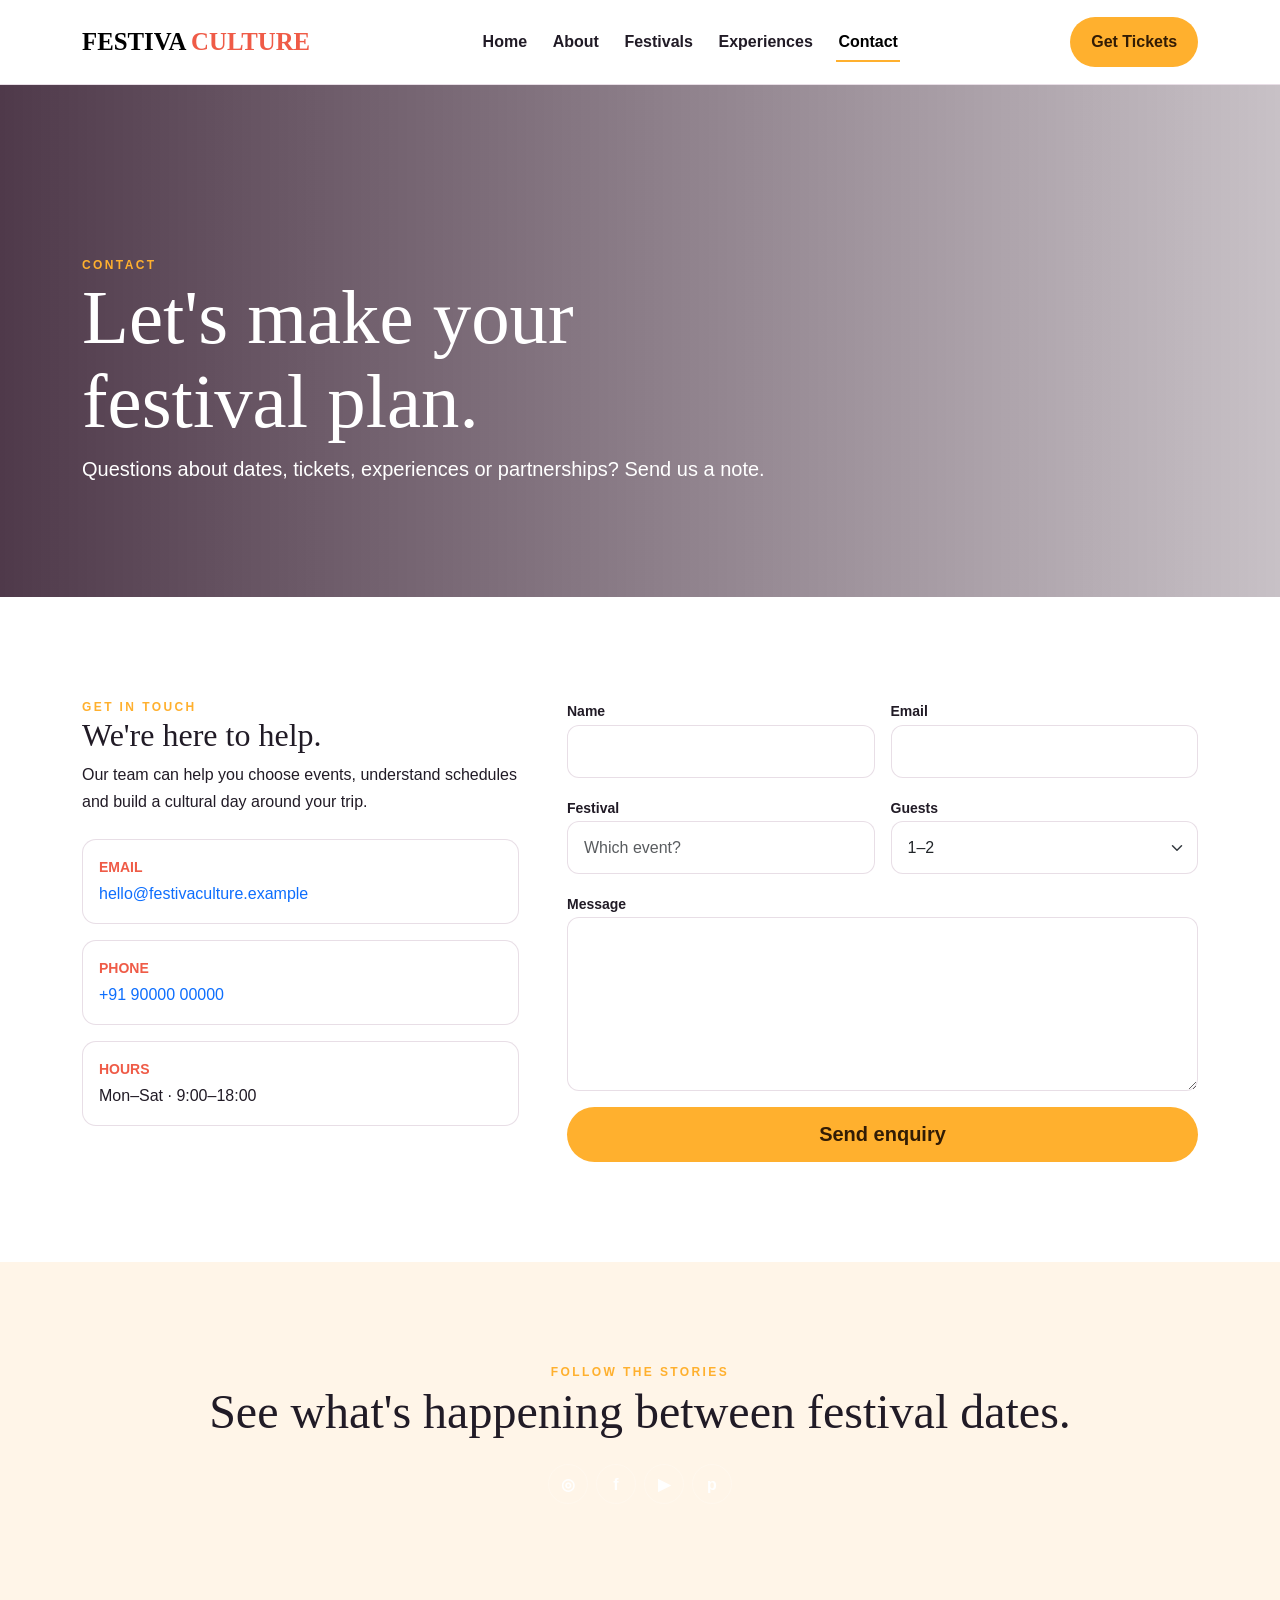
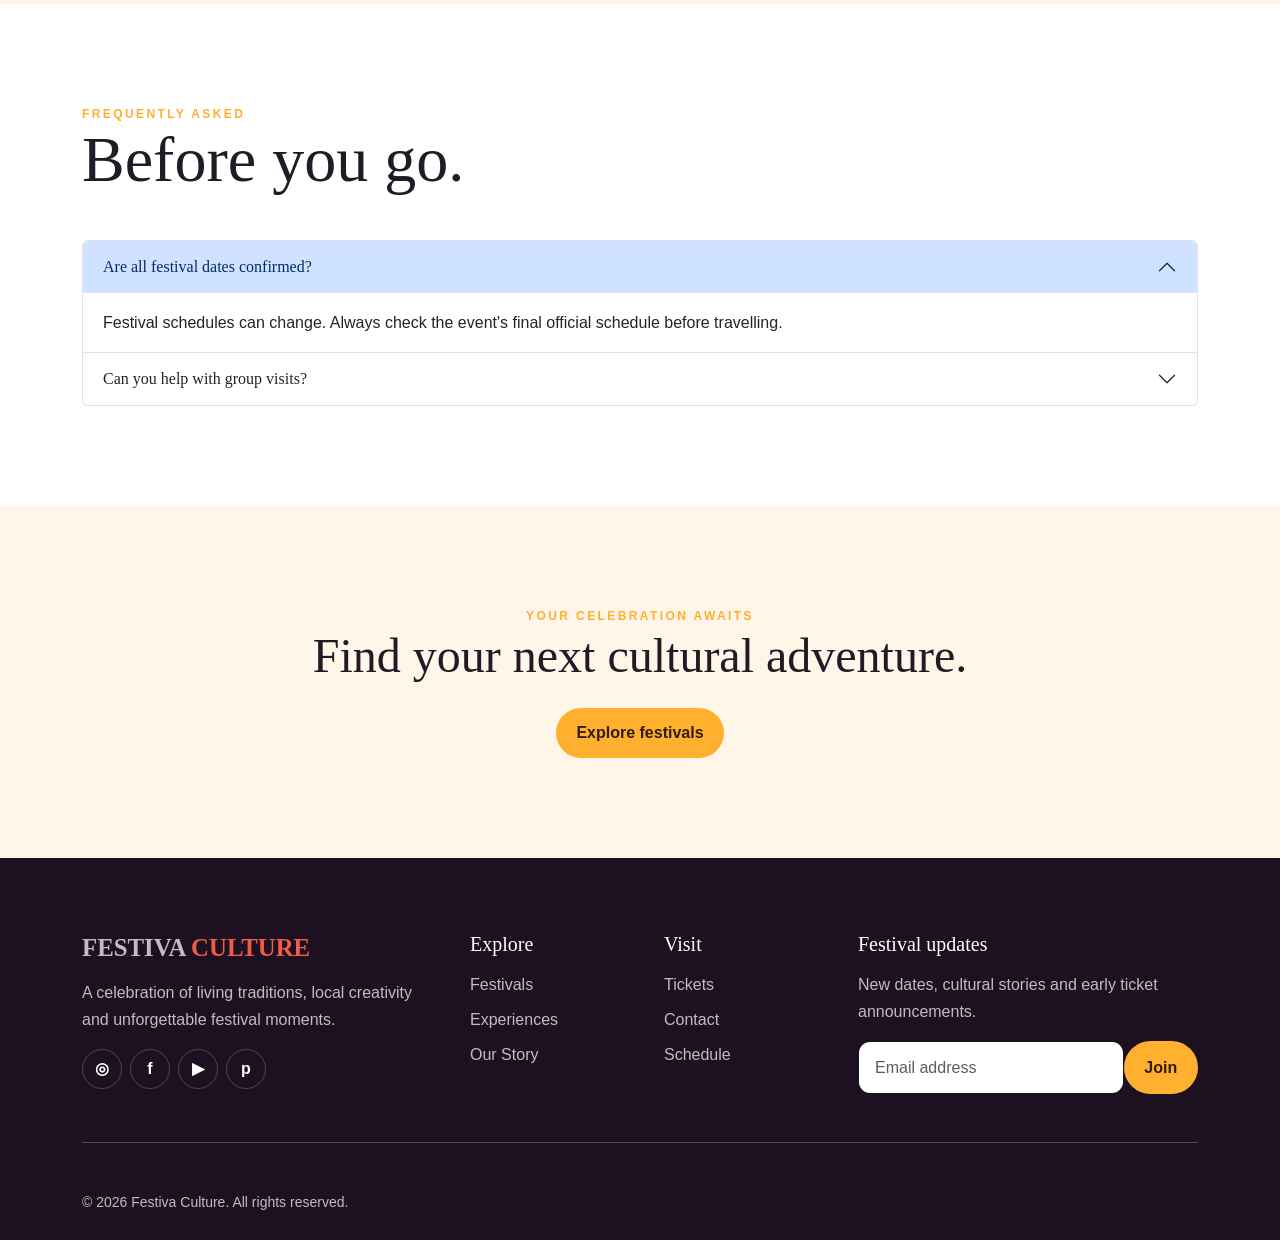
<file: contact.html>
<!doctype html><html lang="en"><head><meta charset="utf-8"><meta name="viewport" content="width=device-width,initial-scale=1"><title>Contact Festiva Culture | Festiva Culture</title><meta name="description" content="Festiva Culture — festivals, cultural events, traditions, experiences and tickets."><meta name="keywords" content="festivals,cultural events,traditional festivals,events,tickets,culture"><link rel="icon" href="assets/images/favicon.svg"><link href="https://cdn.jsdelivr.net/npm/bootstrap@5.3.3/dist/css/bootstrap.min.css" rel="stylesheet"><link href="assets/css/style.css" rel="stylesheet"></head><body><nav class="navbar navbar-expand-lg sticky-top"><div class="container py-2">
<a class="navbar-brand" href="index.html">FESTIVA<span> CULTURE</span></a>
<button class="navbar-toggler" type="button" data-bs-toggle="collapse" data-bs-target="#nav"><span class="navbar-toggler-icon"></span></button>
<div class="collapse navbar-collapse justify-content-center" id="nav"><ul class="navbar-nav mx-auto align-items-lg-center">
<li class="nav-item"><a class="nav-link" href="index.html">Home</a></li>
<li class="nav-item"><a class="nav-link" href="about.html">About</a></li>
<li class="nav-item"><a class="nav-link" href="festivals.html">Festivals</a></li>
<li class="nav-item"><a class="nav-link" href="experiences.html">Experiences</a></li>
<li class="nav-item"><a class="nav-link" href="contact.html">Contact</a></li>
</ul><a class="btn btn-festival ms-lg-3 mt-3 mt-lg-0" href="tickets.html">Get Tickets</a></div></div></nav>
<section class="page-hero"><div class="container"><div class="eyebrow">Contact</div><h1>Let's make your<br>festival plan.</h1><p class="lead">Questions about dates, tickets, experiences or partnerships? Send us a note.</p></div></section>
<section class="section"><div class="container"><div class="row g-5"><div class="col-lg-5"><div class="eyebrow">Get in touch</div><h2>We're here to help.</h2><p>Our team can help you choose events, understand schedules and build a cultural day around your trip.</p><div class="d-grid gap-3 mt-4"><div class="contact-detail"><div class="small fw-bold text-uppercase" style="color:var(--accent)">Email</div><a href="mailto:hello@festivaculture.example">hello@festivaculture.example</a></div><div class="contact-detail"><div class="small fw-bold text-uppercase" style="color:var(--accent)">Phone</div><a href="tel:+919000000000">+91 90000 00000</a></div><div class="contact-detail"><div class="small fw-bold text-uppercase" style="color:var(--accent)">Hours</div><span>Mon–Sat · 9:00–18:00</span></div></div></div><div class="col-lg-7"><form class="row g-3 contact-form"><div class="col-md-6"><label class="small fw-bold">Name</label><input class="form-control" required></div><div class="col-md-6"><label class="small fw-bold">Email</label><input type="email" class="form-control" required></div><div class="col-md-6"><label class="small fw-bold">Festival</label><input class="form-control" placeholder="Which event?"></div><div class="col-md-6"><label class="small fw-bold">Guests</label><select class="form-select"><option>1–2</option><option>3–5</option><option>6+</option></select></div><div class="col-12"><label class="small fw-bold">Message</label><textarea class="form-control" rows="6"></textarea></div><div class="col-12"><button class="btn btn-festival btn-lg" type="submit">Send enquiry</button></div></form></div></div></div></section>
<section class="section section-cream"><div class="container text-center"><div class="eyebrow">Follow the stories</div><h2 class="display-5">See what's happening between festival dates.</h2><div class="contact-social d-flex justify-content-center gap-2 mt-4"><a href="#" aria-label="Instagram">◎</a><a href="#" aria-label="Facebook">f</a><a href="#" aria-label="YouTube">▶</a><a href="#" aria-label="Pinterest">p</a></div></div></section>
<section class="section"><div class="container"><div class="section-title"><div class="eyebrow">Frequently asked</div><h2>Before you go.</h2></div><div class="accordion" id="faq"><div class="accordion-item"><h2 class="accordion-header"><button class="accordion-button" data-bs-toggle="collapse" data-bs-target="#f1">Are all festival dates confirmed?</button></h2><div id="f1" class="accordion-collapse collapse show" data-bs-parent="#faq"><div class="accordion-body">Festival schedules can change. Always check the event's final official schedule before travelling.</div></div></div><div class="accordion-item"><h2 class="accordion-header"><button class="accordion-button collapsed" data-bs-toggle="collapse" data-bs-target="#f2">Can you help with group visits?</button></h2><div id="f2" class="accordion-collapse collapse" data-bs-parent="#faq"><div class="accordion-body">Yes. Send your group size and preferred festival and we'll help with planning information.</div></div></div></div></div></section>
<section class="section section-cream"><div class="container text-center"><div class="eyebrow">Your celebration awaits</div><h2 class="display-5">Find your next cultural adventure.</h2><a href="festivals.html" class="btn btn-festival mt-3">Explore festivals</a></div></section>
<footer class="footer"><div class="container"><div class="row g-5">
<div class="col-lg-4"><div class="brand h4"><a class="navbar-brand p-0" href="index.html">FESTIVA<span> CULTURE</span></a></div><p class="mt-3">A celebration of living traditions, local creativity and unforgettable festival moments.</p><div class="d-flex gap-2 mt-3 social-links"><a href="#" aria-label="Instagram">◎</a><a href="#" aria-label="Facebook">f</a><a href="#" aria-label="YouTube">▶</a><a href="#" aria-label="Pinterest">p</a></div></div>
<div class="col-6 col-lg-2"><h5>Explore</h5><div class="d-grid gap-2 mt-3"><a href="festivals.html">Festivals</a><a href="experiences.html">Experiences</a><a href="about.html">Our Story</a></div></div>
<div class="col-6 col-lg-2"><h5>Visit</h5><div class="d-grid gap-2 mt-3"><a href="tickets.html">Tickets</a><a href="contact.html">Contact</a><a href="festivals.html">Schedule</a></div></div>
<div class="col-lg-4"><h5>Festival updates</h5><p class="mt-3">New dates, cultural stories and early ticket announcements.</p><form class="d-flex"><input class="form-control" placeholder="Email address"><button class="btn btn-festival">Join</button></form></div>
</div><hr class="my-5 border-light opacity-25"><div class="small">© <span data-year></span> Festiva Culture. All rights reserved.</div></div></footer><a class="back-top" href="#">↑</a><script src="https://cdn.jsdelivr.net/npm/bootstrap@5.3.3/dist/js/bootstrap.bundle.min.js"></script><script src="assets/js/main.js"></script></body></html>
</file>
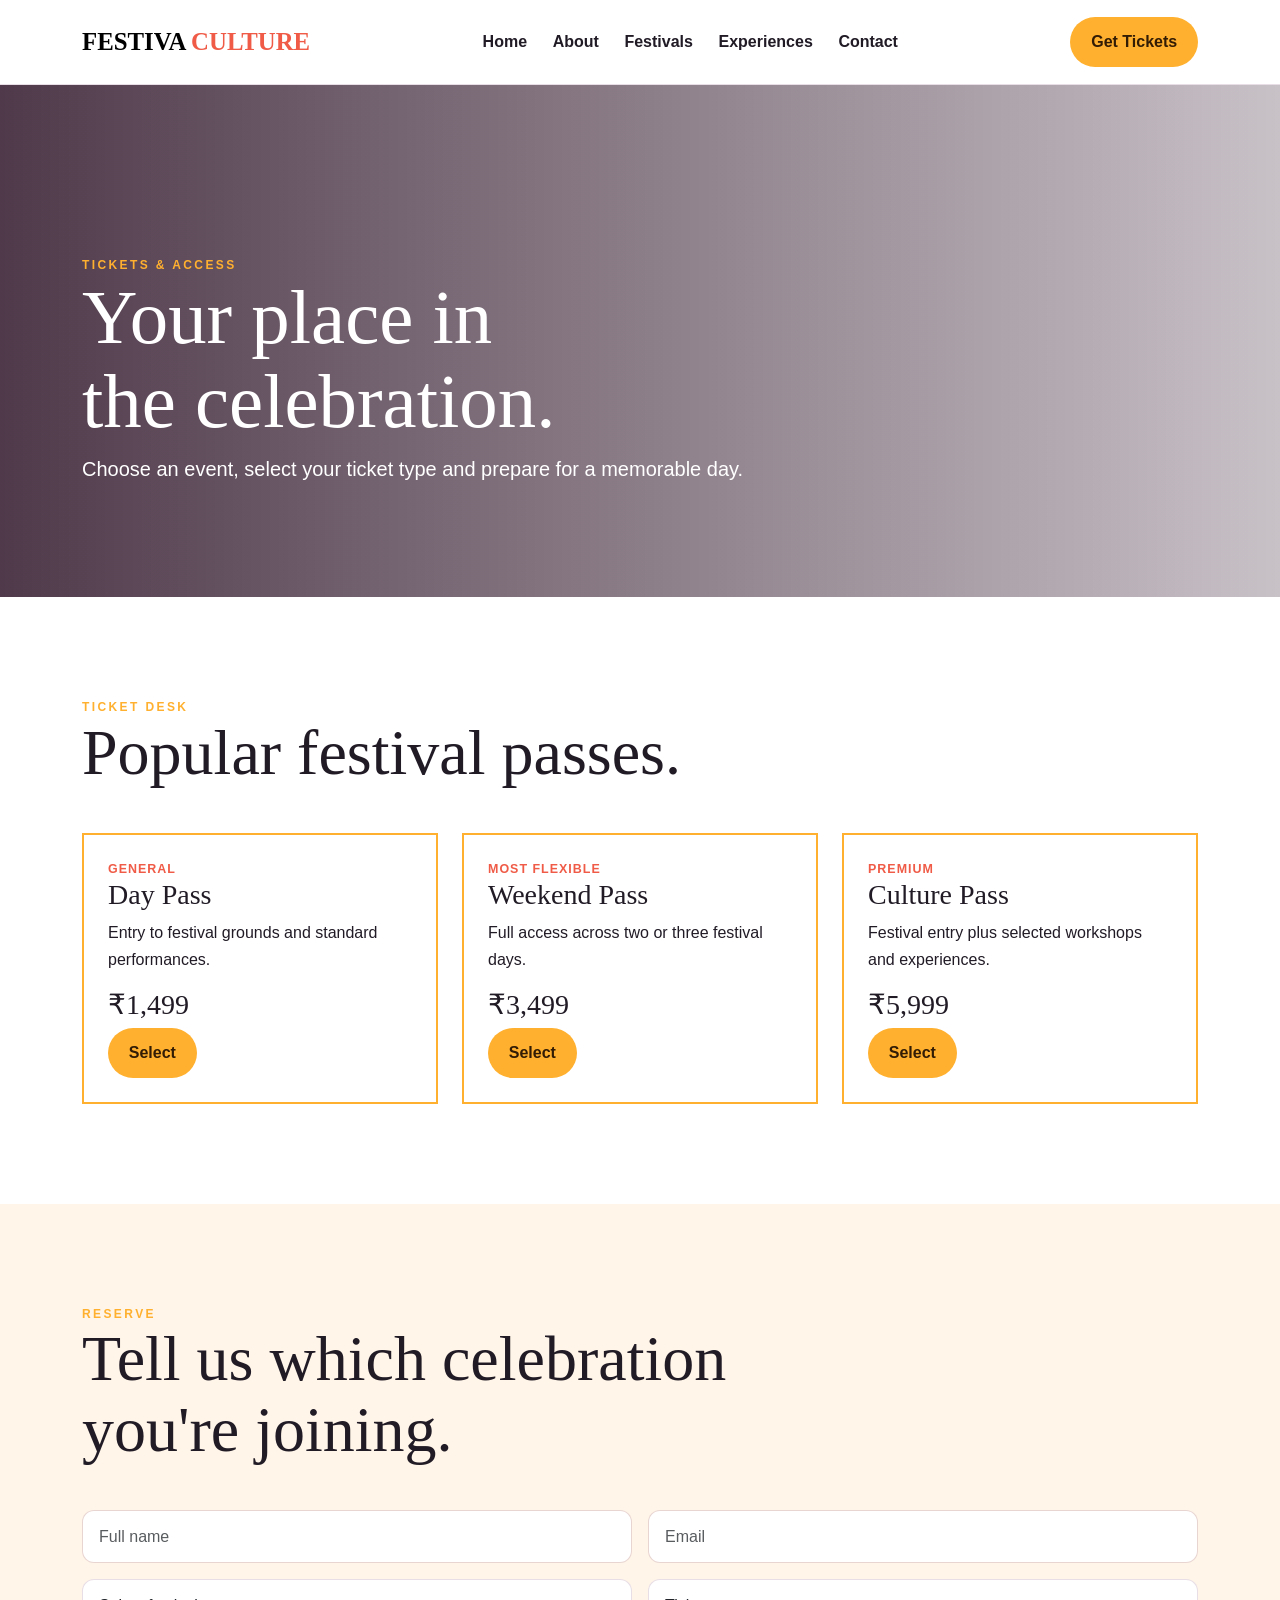
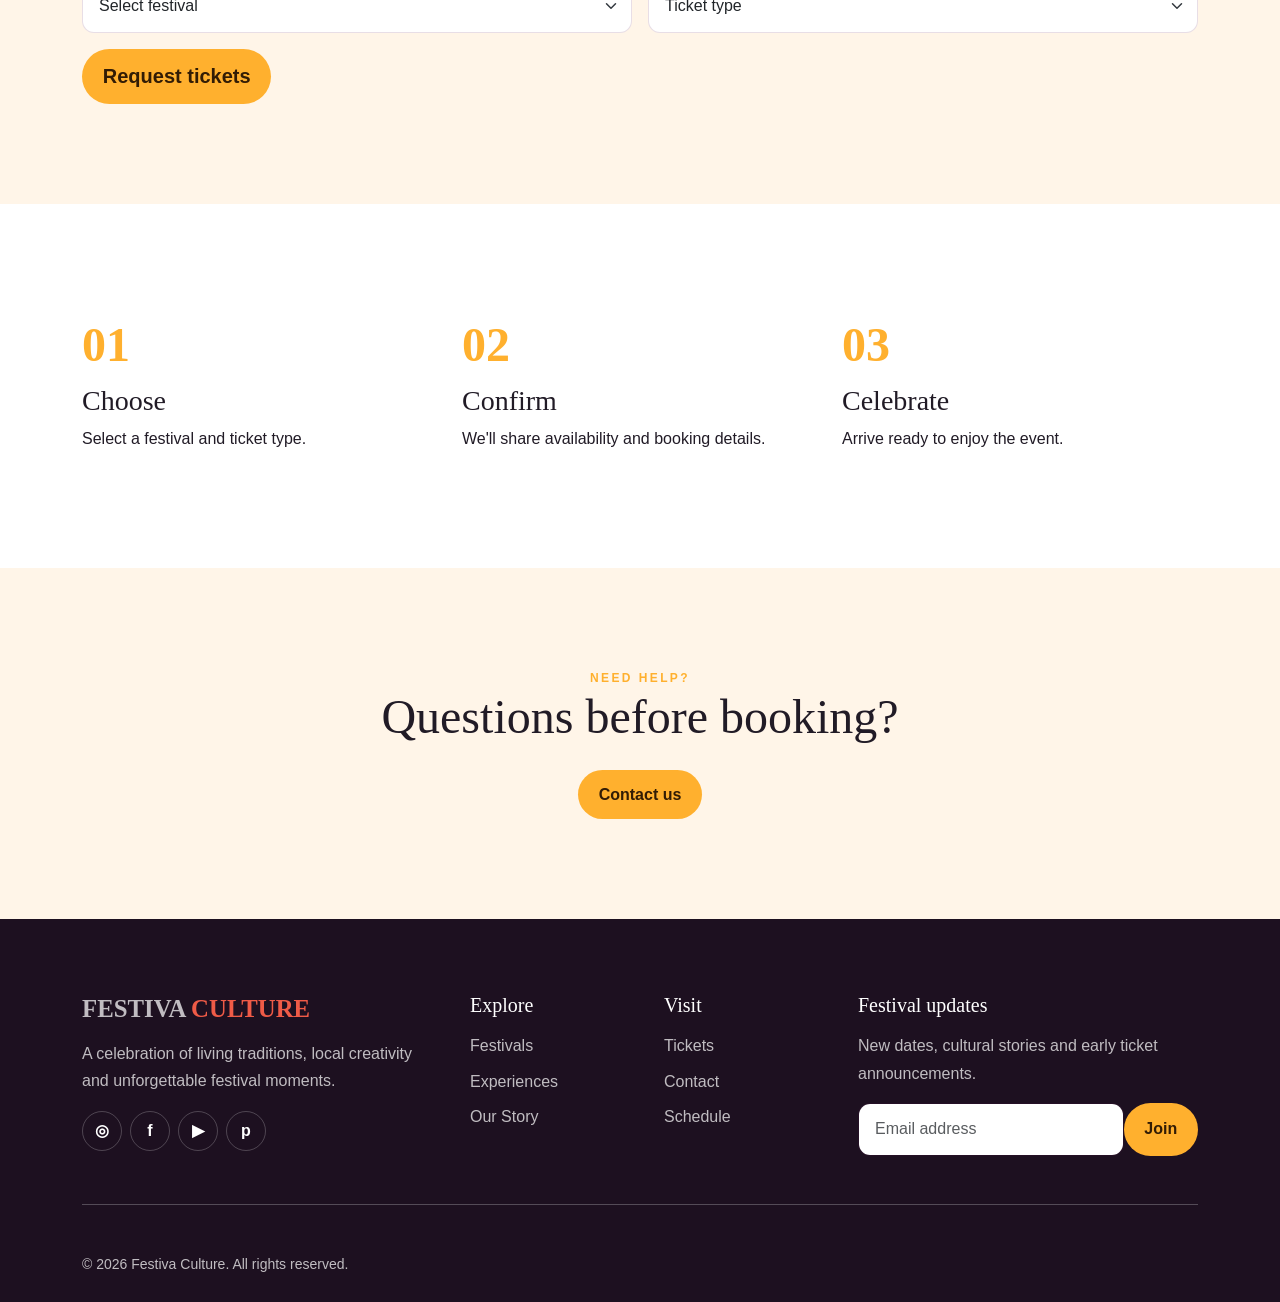
<file: tickets.html>
<!doctype html><html lang="en"><head><meta charset="utf-8"><meta name="viewport" content="width=device-width,initial-scale=1"><title>Festival Tickets | Festiva Culture</title><meta name="description" content="Festiva Culture — festivals, cultural events, traditions, experiences and tickets."><meta name="keywords" content="festivals,cultural events,traditional festivals,events,tickets,culture"><link rel="icon" href="assets/images/favicon.svg"><link href="https://cdn.jsdelivr.net/npm/bootstrap@5.3.3/dist/css/bootstrap.min.css" rel="stylesheet"><link href="assets/css/style.css" rel="stylesheet"></head><body><nav class="navbar navbar-expand-lg sticky-top"><div class="container py-2">
<a class="navbar-brand" href="index.html">FESTIVA<span> CULTURE</span></a>
<button class="navbar-toggler" type="button" data-bs-toggle="collapse" data-bs-target="#nav"><span class="navbar-toggler-icon"></span></button>
<div class="collapse navbar-collapse justify-content-center" id="nav"><ul class="navbar-nav mx-auto align-items-lg-center">
<li class="nav-item"><a class="nav-link" href="index.html">Home</a></li>
<li class="nav-item"><a class="nav-link" href="about.html">About</a></li>
<li class="nav-item"><a class="nav-link" href="festivals.html">Festivals</a></li>
<li class="nav-item"><a class="nav-link" href="experiences.html">Experiences</a></li>
<li class="nav-item"><a class="nav-link" href="contact.html">Contact</a></li>
</ul><a class="btn btn-festival ms-lg-3 mt-3 mt-lg-0" href="tickets.html">Get Tickets</a></div></div></nav>
<section class="page-hero"><div class="container"><div class="eyebrow">Tickets & access</div><h1>Your place in<br>the celebration.</h1><p class="lead">Choose an event, select your ticket type and prepare for a memorable day.</p></div></section>
<section class="section"><div class="container"><div class="section-title"><div class="eyebrow">Ticket desk</div><h2>Popular festival passes.</h2></div><div class="row g-4"><div class="col-md-4"><div class="ticket-box"><div class="event-date">General</div><h3>Day Pass</h3><p>Entry to festival grounds and standard performances.</p><h3>₹1,499</h3><a href="#reserve" class="btn btn-festival">Select</a></div></div><div class="col-md-4"><div class="ticket-box"><div class="event-date">Most flexible</div><h3>Weekend Pass</h3><p>Full access across two or three festival days.</p><h3>₹3,499</h3><a href="#reserve" class="btn btn-festival">Select</a></div></div><div class="col-md-4"><div class="ticket-box"><div class="event-date">Premium</div><h3>Culture Pass</h3><p>Festival entry plus selected workshops and experiences.</p><h3>₹5,999</h3><a href="#reserve" class="btn btn-festival">Select</a></div></div></div></div></section>
<section class="section section-cream" id="reserve"><div class="container"><div class="section-title"><div class="eyebrow">Reserve</div><h2>Tell us which celebration you're joining.</h2></div><form class="row g-3"><div class="col-md-6"><input class="form-control" placeholder="Full name" required></div><div class="col-md-6"><input type="email" class="form-control" placeholder="Email" required></div><div class="col-md-6"><select class="form-select"><option>Select festival</option><option>Autumn Folk Festival</option><option>Diwali Lights</option><option>Coastal Heritage Week</option><option>Winter Music Carnival</option></select></div><div class="col-md-6"><select class="form-select"><option>Ticket type</option><option>Day Pass</option><option>Weekend Pass</option><option>Culture Pass</option></select></div><div class="col-12"><button class="btn btn-festival btn-lg" type="submit">Request tickets</button></div></form></div></section>
<section class="section"><div class="container"><div class="row g-4"><div class="col-md-4"><div class="number">01</div><h3>Choose</h3><p>Select a festival and ticket type.</p></div><div class="col-md-4"><div class="number">02</div><h3>Confirm</h3><p>We'll share availability and booking details.</p></div><div class="col-md-4"><div class="number">03</div><h3>Celebrate</h3><p>Arrive ready to enjoy the event.</p></div></div></div></section>
<section class="section section-cream"><div class="container text-center"><div class="eyebrow">Need help?</div><h2 class="display-5">Questions before booking?</h2><a href="contact.html" class="btn btn-festival mt-3">Contact us</a></div></section>
<footer class="footer"><div class="container"><div class="row g-5">
<div class="col-lg-4"><div class="brand h4"><a class="navbar-brand p-0" href="index.html">FESTIVA<span> CULTURE</span></a></div><p class="mt-3">A celebration of living traditions, local creativity and unforgettable festival moments.</p><div class="d-flex gap-2 mt-3 social-links"><a href="#" aria-label="Instagram">◎</a><a href="#" aria-label="Facebook">f</a><a href="#" aria-label="YouTube">▶</a><a href="#" aria-label="Pinterest">p</a></div></div>
<div class="col-6 col-lg-2"><h5>Explore</h5><div class="d-grid gap-2 mt-3"><a href="festivals.html">Festivals</a><a href="experiences.html">Experiences</a><a href="about.html">Our Story</a></div></div>
<div class="col-6 col-lg-2"><h5>Visit</h5><div class="d-grid gap-2 mt-3"><a href="tickets.html">Tickets</a><a href="contact.html">Contact</a><a href="festivals.html">Schedule</a></div></div>
<div class="col-lg-4"><h5>Festival updates</h5><p class="mt-3">New dates, cultural stories and early ticket announcements.</p><form class="d-flex"><input class="form-control" placeholder="Email address"><button class="btn btn-festival">Join</button></form></div>
</div><hr class="my-5 border-light opacity-25"><div class="small">© <span data-year></span> Festiva Culture. All rights reserved.</div></div></footer><a class="back-top" href="#">↑</a><script src="https://cdn.jsdelivr.net/npm/bootstrap@5.3.3/dist/js/bootstrap.bundle.min.js"></script><script src="assets/js/main.js"></script></body></html>
</file>
<file: assets/css/style.css>
:root {
  --primary: #5b174f;
  --secondary: #ffb02e;
  --accent: #ef5b47;
  --cream: #fff5e8;
  --ink: #211b26;
  --muted: #716875;
  --white: #fff;
  --border: rgba(91, 23, 79, .14);
}

* {
  box-sizing: border-box
}

html {
  scroll-behavior: smooth
}

body {
  margin: 0;
  color: var(--ink);
  font-family: Arial, Helvetica, sans-serif;
  line-height: 1.7;
  background: #fff
}

h1,
h2,
h3,
h4,
h5 {
  font-family: Georgia, "Times New Roman", serif;
  line-height: 1.1
}

a {
  text-decoration: none
}

.navbar {
  background: rgba(255, 255, 255, .97);
  backdrop-filter: blur(12px);
  border-bottom: 1px solid var(--border)
}

.navbar-brand {
  font-family: Georgia, serif;
  font-size: 1.55rem;
  font-weight: 800;
  color: #000
}

.navbar-brand span {
  color: var(--accent)
}

.nav-link {
  font-weight: 700;
  color: var(--ink);
  position: relative;
  margin: 0 .3rem
}

.nav-link:hover,
.nav-link.active {
  color: var(--primary)
}

.nav-link.active:after {
  content: "";
  position: absolute;
  left: .35rem;
  right: .35rem;
  bottom: .1rem;
  height: 2px;
  background: var(--secondary)
}

.btn-festival {
  background: var(--secondary);
  border: 0;
  color: #321c05;
  font-weight: 800;
  padding: .8rem 1.3rem;
  border-radius: 999px
}

.btn-festival:hover {
  background: var(--accent);
  color: #fff
}

.btn-darkfest {
  background: var(--primary);
  color: #fff;
  border: 0;
  border-radius: 999px;
  padding: .8rem 1.3rem;
  font-weight: 800
}

.hero {
  min-height: 86vh;
  display: flex;
  align-items: center;
  background: linear-gradient(90deg, rgba(35, 8, 29, .82), rgba(35, 8, 29, .22)), url("https://images.unsplash.com/photo-1492684223066-81342ee5ff30?auto=format&fit=crop&w=2000&q=85") center/cover
}

.hero-content {
  color: #fff;
  max-width: 850px;
  padding: 145px 0 95px
}

.eyebrow {
  text-transform: uppercase;
  letter-spacing: .2em;
  font-size: .75rem;
  font-weight: 900;
  color: var(--secondary)
}

.hero h1 {
  font-size: clamp(3.1rem, 7vw, 7rem);
  margin: 1rem 0
}

.hero p {
  font-size: 1.15rem;
  max-width: 680px;
  color: rgba(255, 255, 255, .9)
}

.event-strip {
  background: var(--primary);
  color: #fff;
  padding: 1rem 0
}

.section {
  padding: 100px 0
}

.section-cream {
  background: var(--cream)
}

.section-title {
  max-width: 720px;
  margin-bottom: 45px
}

.section-title h2 {
  font-size: clamp(2.3rem, 5vw, 4.5rem)
}

.event-card {
  height: 100%;
  background: #fff;
  border: 1px solid var(--border);
  overflow: hidden;
  transition: .3s;
  box-shadow: 0 12px 35px rgba(42, 15, 37, .06)
}

.event-card:hover {
  transform: translateY(-7px);
  box-shadow: 0 22px 50px rgba(42, 15, 37, .12)
}

.event-img {
  height: 270px;
  width: 100%;
  object-fit: cover
}

.event-body {
  padding: 1.4rem
}

.event-date {
  color: var(--accent);
  font-weight: 900;
  text-transform: uppercase;
  font-size: .78rem;
  letter-spacing: .08em
}

.meta {
  color: var(--muted);
  font-size: .92rem
}

.shape-box {
  padding: 2rem;
  background: var(--primary);
  color: #fff;
  position: relative;
  overflow: hidden
}

.shape-box:after {
  content: "";
  position: absolute;
  width: 180px;
  height: 180px;
  border-radius: 50%;
  right: -70px;
  top: -70px;
  background: var(--secondary);
  opacity: .22
}

.number {
  font-size: 3rem;
  font-family: Georgia, serif;
  color: var(--secondary);
  font-weight: 800
}

.image-feature {
  width: 100%;
  height: 570px;
  object-fit: cover
}

.gallery img {
  width: 100%;
  height: 340px;
  object-fit: cover;
  transition: .3s
}

.gallery img:hover {
  transform: translateY(-5px)
}

.page-hero {
  padding: 170px 0 95px;
  color: #fff;
  background: linear-gradient(90deg, rgba(35, 8, 29, .8), rgba(35, 8, 29, .25)), url("https://images.unsplash.com/photo-1506157786151-b8491531f063?auto=format&fit=crop&w=2000&q=85") center/cover
}

.page-hero h1 {
  font-size: clamp(3rem, 6vw, 5.5rem)
}

.form-control,
.form-select {
  border-radius: 12px;
  border: 1px solid var(--border);
  padding: .85rem 1rem
}

.form-control:focus,
.form-select:focus {
  border-color: var(--accent);
  box-shadow: 0 0 0 .15rem rgba(239, 91, 71, .1)
}

.footer {
  background: #1d1020;
  color: rgba(255, 255, 255, .72);
  padding: 75px 0 25px
}

.footer .brand,
.footer h5 {
  color: #fff
}

.footer a {
  color: rgba(255, 255, 255, .72)
}

.footer a:hover {
  color: var(--secondary)
}

.social-links a,
.contact-social a {
  width: 40px;
  height: 40px;
  border: 1px solid rgba(255, 255, 255, .22);
  display: grid;
  place-items: center;
  color: #fff;
  transition: .25s;
  border-radius: 50%;
  font-weight: 800
}

.social-links a:hover,
.contact-social a:hover {
  background: var(--secondary);
  border-color: var(--secondary);
  color: #251305;
  transform: translateY(-4px)
}

.contact-detail {
  padding: 1rem;
  border: 1px solid var(--border);
  transition: .25s;
  background: #fff;
  border-radius: 14px
}

.contact-detail:hover {
  transform: translateY(-4px);
  border-color: var(--accent);
  box-shadow: 0 14px 30px rgba(0, 0, 0, .08)
}

.back-top {
  position: fixed;
  right: 20px;
  bottom: 20px;
  width: 45px;
  height: 45px;
  background: var(--secondary);
  color: #2b1700;
  display: none;
  place-items: center;
  border-radius: 50%;
  z-index: 999;
  font-weight: 900
}

.ticket-box {
  background: #fff;
  border: 2px solid var(--secondary);
  padding: 1.5rem;
  height: 100%
}

@media(max-width:991px) {
  .section {
    padding: 75px 0
  }

  .image-feature {
    height: 430px
  }

  .navbar-collapse {
    padding: 1rem 0
  }

  .nav-link.active:after {
    left: 0;
    right: auto;
    width: 30px
  }
}

@media(max-width:575px) {
  .hero-content {
    padding: 125px 0 65px
  }

  .hero {
    min-height: 80vh
  }

  .section {
    padding: 60px 0
  }

  .page-hero {
    padding: 140px 0 75px
  }

  .event-img {
    height: 240px
  }
}

/* === Correction pass: Festiva Culture === */

/* Mobile/tablet hamburger: dropdown overlays the hero instead of pushing the page down. */
@media (max-width: 991px) {
  .navbar {

    z-index: 1050
  }

  .navbar .navbar-collapse {
    position: absolute;
    top: 100%;
    left: 0;
    right: 0;
    background: #fff;
    padding: 1rem 1rem 1.25rem;
    border-top: 1px solid var(--border);
    box-shadow: 0 18px 35px rgba(33, 27, 38, .12);
  }

  .navbar .navbar-nav {
    align-items: flex-start !important
  }

  .navbar .nav-link {
    display: block;
    padding: .45rem 0
  }
}

/* Hero CTA buttons are equal-width on mobile. */
@media (max-width:575px) {
  .hero-content .d-flex {
    width: 100%;
    align-items: stretch
  }

  .hero-content .d-flex>a {
    flex: 1 1 0;
    min-width: 0;
    text-align: center;
    display: flex;
    align-items: center;
    justify-content: center;
  }
}

/* Hero and prominent links have a visible hover treatment. */
.hero a,
.event-strip a,
.event-card .event-body>a {
  transition: transform .25s ease, color .25s ease, background-color .25s ease;
}

.hero a:hover {
  transform: translateY(-3px)
}

.event-strip a:hover {
  color: var(--secondary) !important;
  transform: translateX(4px)
}

.event-card .event-body>a:hover {
  color: var(--accent) !important
}

/* Keep card content and links aligned at tablet and desktop sizes. */
.event-card {
  display: flex;
  flex-direction: column
}

.event-card .event-body {
  display: flex;
  flex-direction: column;
  flex: 1
}

.event-card .event-body>a {
  margin-top: auto;
  padding-top: 1rem;
  display: inline-block
}

/* Festival theme cards equal height in tablet view. */
.shape-box {
  height: 100%;
  display: flex;
  flex-direction: column
}

.shape-box p {
  margin-bottom: 0
}

@media (min-width:768px) and (max-width:991px) {
  .shape-box {
    min-height: 285px
  }
}

/* Footer / social / utility icons have a clear hover interaction. */
.footer a,
.social-links a,
.back-top {
  transition: transform .25s ease, color .25s ease, background-color .25s ease, border-color .25s ease
}

.footer a:hover {
  transform: translateY(-2px)
}

.social-links a:hover,
.contact-social a:hover {
  transform: translateY(-4px) scale(1.04)
}

.back-top:hover {
  background: var(--accent);
  color: #fff;
  transform: translateY(-4px)
}

/* Contact enquiry button matches the text-area width. */
.contact-form .btn-festival {
  width: 100%
}

/* Ticket cards: align action buttons to the same bottom position. */
.ticket-box {
  display: flex;
  flex-direction: column
}

.ticket-box>a {
  margin-top: auto;
  align-self: flex-start
}



/* Festival listing cards at 1024px and tablet widths keep links aligned. */
@media (min-width:768px) and (max-width:1199px) {
  .event-card .event-body {
    min-height: 300px
  }
}

/* New home sections */
.home-feature-panel {
  border: 1px solid var(--border);
  background: #fff;
  padding: 2rem;
  height: 100%;
  transition: .3s;
}

.home-feature-panel:hover {
  transform: translateY(-6px);
  box-shadow: 0 18px 40px rgba(42, 15, 37, .1);
}

.home-feature-panel .mini-link {
  color: var(--primary);
  font-weight: 800;
}

.home-feature-panel .mini-link:hover {
  color: var(--accent)
}

.stat-band {
  background: var(--primary);
  color: #fff;
  padding: 75px 0;
}

.stat-band .number {
  color: var(--secondary)
}

.navbar-toggler {
  border-color: var(--primary);
  transition: .25s
}

.navbar-toggler:hover {
  background: var(--secondary);
  border-color: var(--secondary)
}

.navbar-toggler:focus {
  box-shadow: 0 0 0 .15rem rgba(255, 176, 46, .25)
}

/* ===== Responsive corrections ===== */

/* Navbar: 1024px through mobile */
@media (max-width:1024px) {
  .navbar {

    z-index: 1050
  }

  .navbar .navbar-collapse {
    position: absolute;
    top: 100%;
    left: 0;
    right: 0;
    width: 100%;
    background: #fff;
    padding: 1rem 1.25rem 1.35rem;
    border-top: 1px solid var(--border);
    box-shadow: 0 18px 35px rgba(33, 27, 38, .14);
  }

  .navbar .navbar-nav {
    width: 100%;
    align-items: flex-start !important
  }

  .navbar .nav-item {
    width: 100%
  }

  .navbar .nav-link {
    width: 100%;
    padding: .55rem 0
  }

  .navbar .nav-link.active:after {
    left: 0;
    right: auto;
    width: 34px;
    bottom: .2rem
  }

  .navbar .btn-festival {
    display: block;
    width: 100%;
    text-align: center;
    margin-left: 0 !important
  }
}

/* Footer: tablet 2 columns, mobile 1 column */
@media (min-width:576px) and (max-width:991px) {
  .footer .row>[class*="col-"] {
    flex: 0 0 50%;
    width: 50%
  }
}

@media (max-width:575px) {
  .footer .row>[class*="col-"] {
    flex: 0 0 100%;
    width: 100%
  }
}

/* Choose Your Mood: tablet 2 cards with more spacing, mobile 1 card */
.choose-mood-grid {
  row-gap: 2rem
}

.choose-mood-grid>[class*="col-"] {
  display: flex
}

.choose-mood-grid .ticket-box {
  width: 100%;

}

@media (min-width:576px) and (max-width:991px) {
  .choose-mood-grid {
    --bs-gutter-x: 2rem;
    --bs-gutter-y: 2rem
  }

  .choose-mood-grid>.col-md-3 {
    flex: 0 0 50%;
    width: 50%
  }

  .choose-mood-grid .ticket-box {
    min-height: 240px;
    padding: 2rem
  }
}

@media (max-width:575px) {
  .choose-mood-grid {
    --bs-gutter-x: 1rem;
    --bs-gutter-y: 1.25rem
  }

  .choose-mood-grid>.col-md-3 {
    flex: 0 0 100%;
    width: 100%
  }

  .choose-mood-grid .ticket-box {
    min-height: auto
  }
}
</file>
